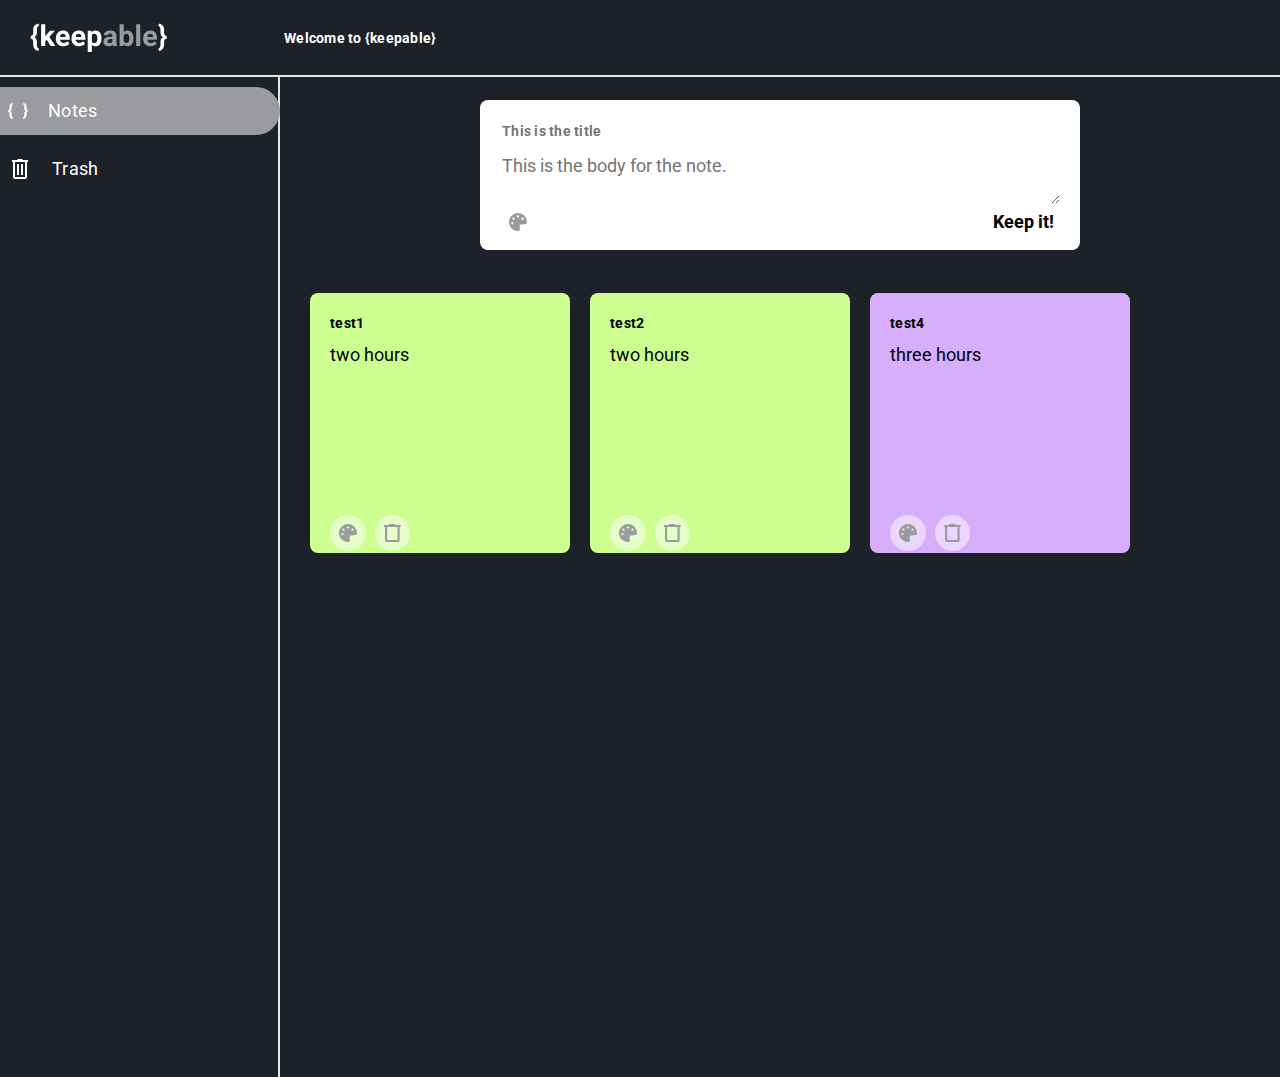
<file: index.html>
<!DOCTYPE html>
<html lang="en">
<head>
  <meta charset="UTF-8">
  <meta http-equiv="X-UA-Compatible" content="IE=edge">
  <meta name="viewport" content="width=device-width, initial-scale=1.0">
  <link rel="stylesheet" href="style.css">
  <title>Document</title>
</head>
<body>
  <div class = "app--header">
    <img src = "./img/{keepable}.svg">
    <p class = "welcome">Welcome to {keepable}</p>
  </div>
  <div class = "app--content"> 

    <div class="sidebar">
      <div class="sidebar__option option-selected" id="notes">
        <img src="./img/notes.svg" alt="notes">
        <p class="sidebar__text">Notes</p>
      </div>
      <div class="sidebar__option" id = "trash">
        <img src="./img/sidebar_trash.svg" alt="deleted">
        <p class="sidebar__text">Trash</p>
      </div>
    </div>

    <div class="main--content">

      <form class = "note-form">
        <div class = "main--content--form">
          <div class="card card--form background--white" data-type = "form">
            <div class="content">
              <input class = "title" placeholder="This is the title" name="title"></input>
              <textarea class="body" placeholder="This is the body for the note." name="description" cols="30" rows="2"></textarea>
            </div>
            <div class="icons icons-form">
                <div class ="colorize">
                  <div class="icon" id = "colorOption"><img src="img/palette.svg" alt=""></div>                  
                </div>
                <div class="keep-it"><button class = "keep-it" type = 'submit'>Keep it!</button></div>
            </div>
          </div>
        </div>
      </form>

      <div id = "root"></div>
      
    </div>
  </div>
</body>
<script src="./scripts/domhandler.js"></script>
<script src="./scripts/trash.js"></script>
<script src="./scripts/card.js"></script>
</html>
</file>
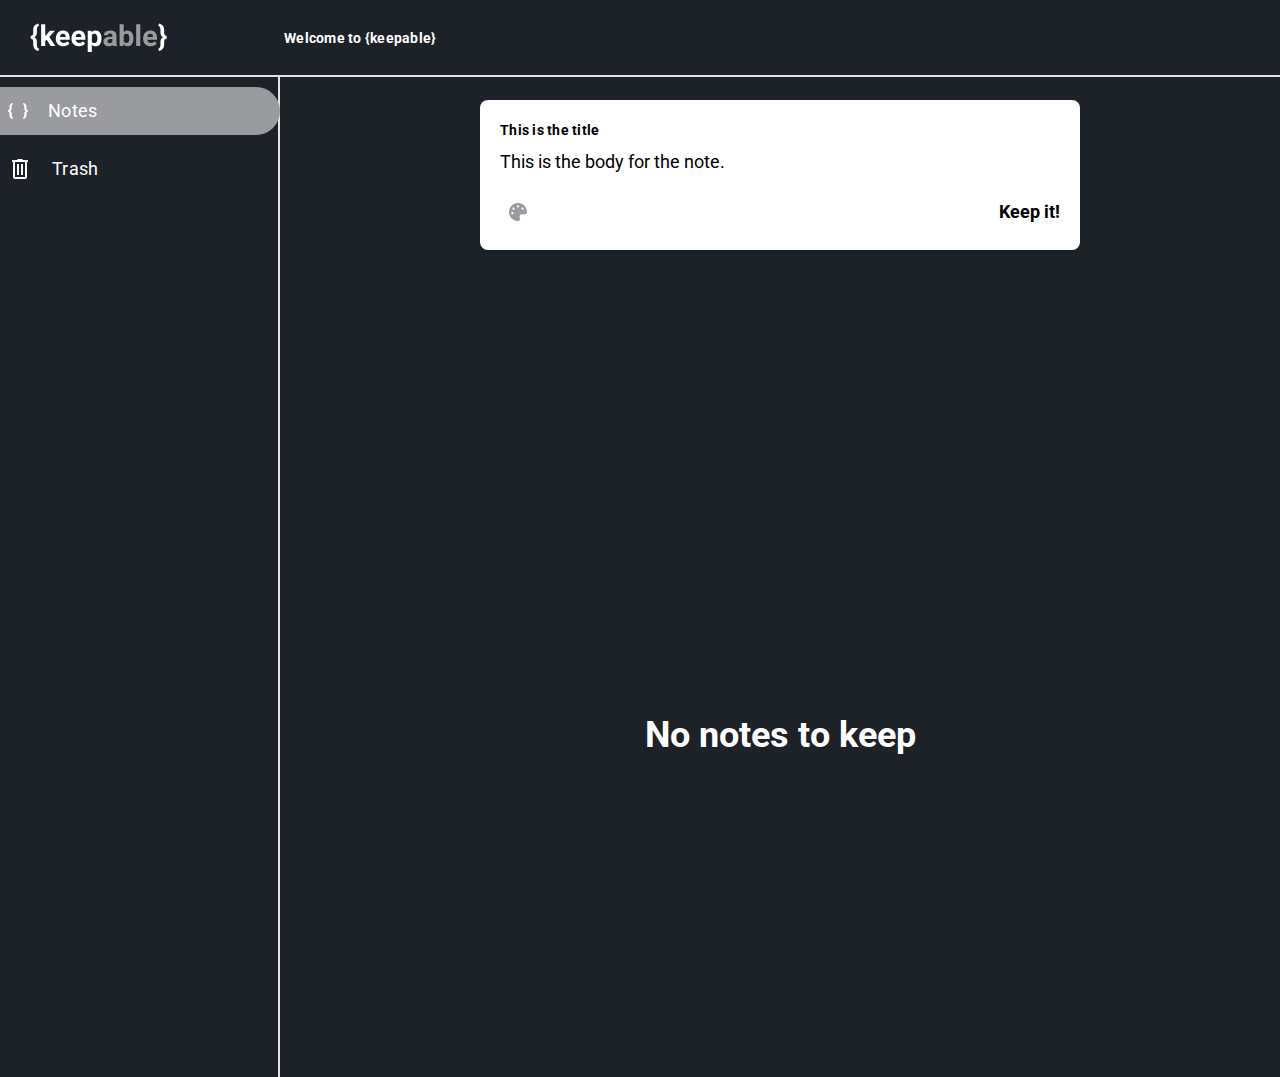
<file: empty.html>
<!DOCTYPE html>
<html lang="en">
<head>
  <meta charset="UTF-8">
  <meta http-equiv="X-UA-Compatible" content="IE=edge">
  <meta name="viewport" content="width=device-width, initial-scale=1.0">
  <link rel="stylesheet" href="style.css">
  <title>Document</title>
</head>
<body>
  <div class = "app--header">
    <img src = "./img/{keepable}.svg">
    <p class = "welcome">Welcome to {keepable}</p>
  </div>
  <div class = "app--content"> 

    <div class="sidebar">
      <div class="sidebar__option option-selected" id="notes">
        <img src="./img/notes.svg" alt="notes">
        <p class="sidebar__text">Notes</p>
      </div>
      <div class="sidebar__option" id = "trash">
        <img src="./img/sidebar_trash.svg" alt="deleted">
        <p class="sidebar__text">Trash</p>
      </div>
    </div>

    <div class="main--content">

      <div class = "main--content--form">
        <div class="card card--form background--white">
          <div class="content">
            <div class="title">This is the title</div>
            <div class="body">This is the body for the note.</div>
          </div>
          <div class="icons icons-form">
              <div class="icon"><img src="img/palette.svg" alt=""></div>
              <div class="keep-it">Keep it!</div>
          </div>
        </div>
      </div>
      <div class = "empty--title">
        <div>No notes to keep</div> 
      </div>
    </div>
  </div>
</body>
</html>
</file>
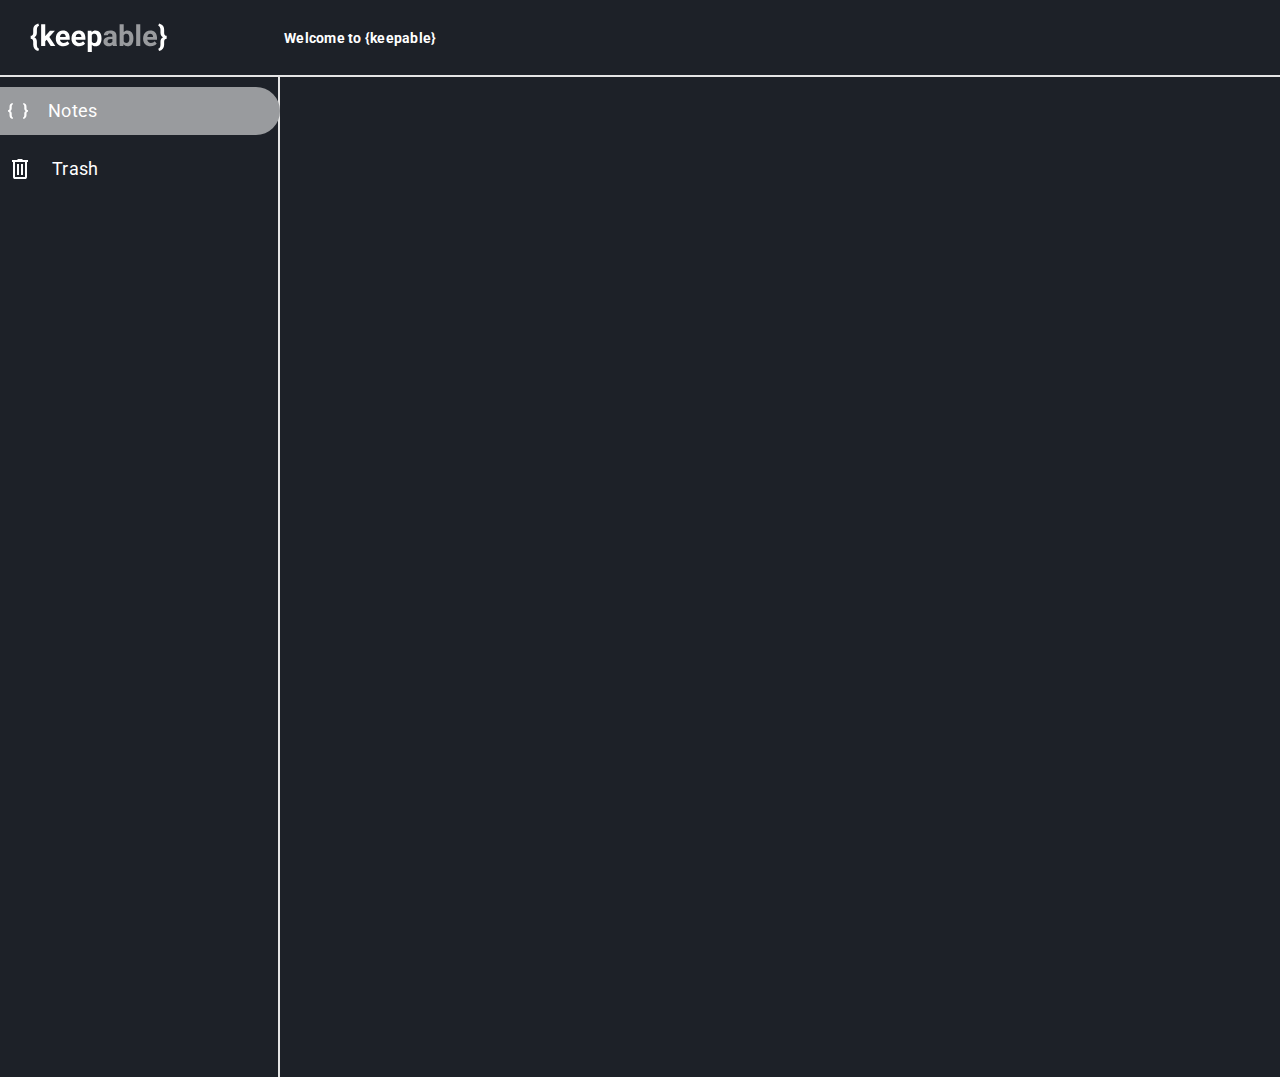
<file: header.html>
<!DOCTYPE html>
<html lang="en">
<head>
  <meta charset="UTF-8">
  <meta http-equiv="X-UA-Compatible" content="IE=edge">
  <meta name="viewport" content="width=device-width, initial-scale=1.0">
  <link rel="stylesheet" href="style.css">
  <title>Document</title>
</head>
<body>
  <div class = "app--header">
    <img src = "./img/{keepable}.svg">
    <p class = "welcome">Welcome to {keepable}</p>
  </div>
  <div class="sidebar">
    <div class="sidebar__option option-selected" id="notes">
      <img src="./img/notes.svg" alt="notes">
      <p class="sidebar__text">Notes</p>
    </div>
    <div class="sidebar__option" id = "trash">
      <img src="./img/sidebar_trash.svg" alt="deleted">
      <p class="sidebar__text">Trash</p>
    </div>
  </div>
  <div class = "cards--container"></div>
</body>
</html>
</file>
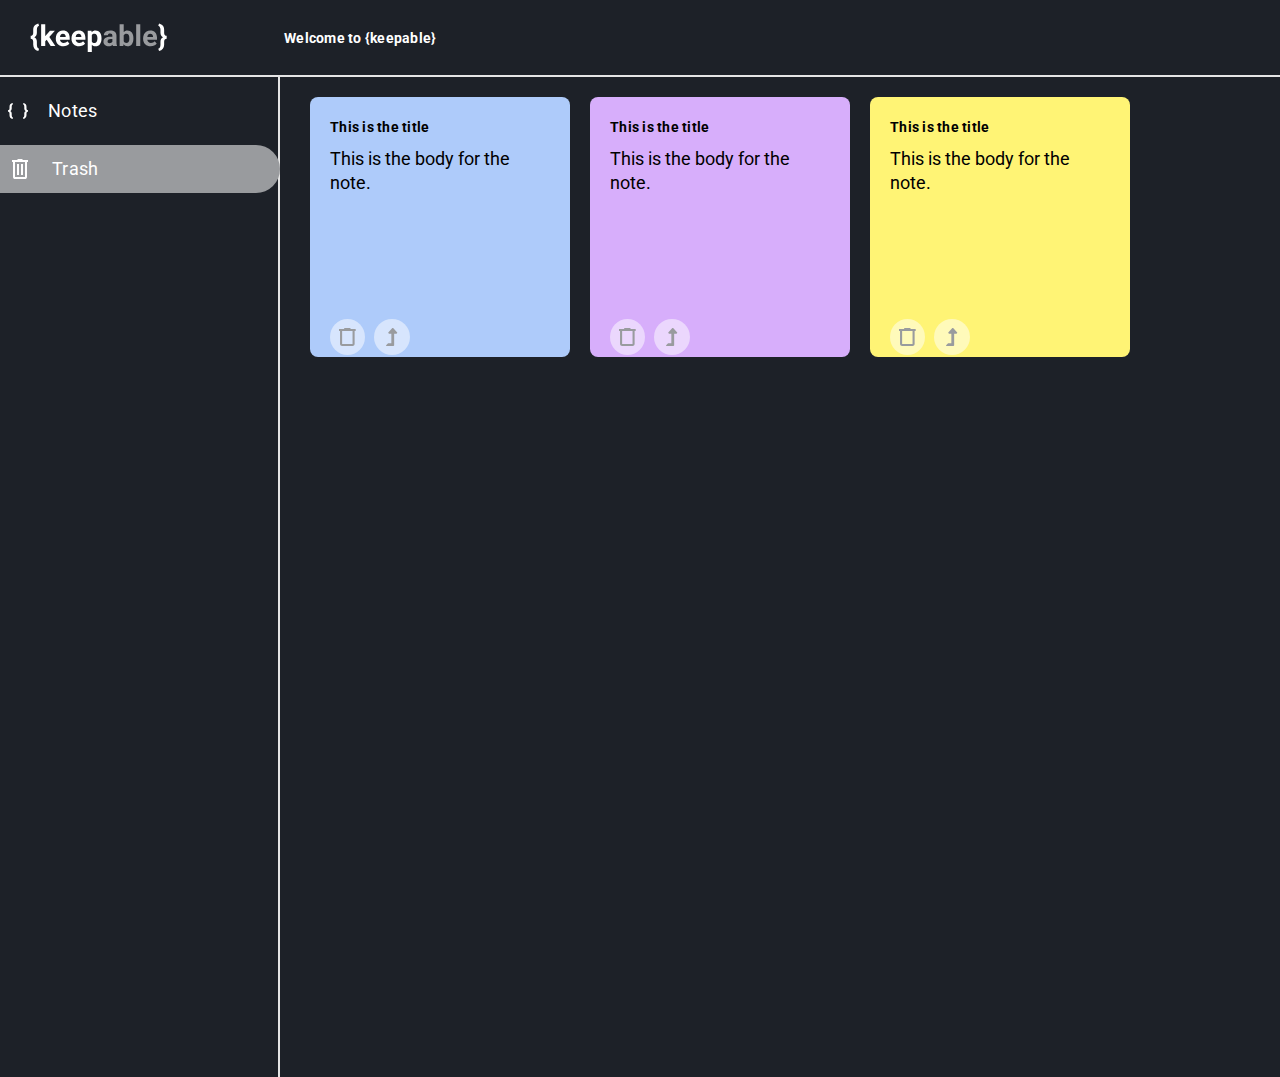
<file: trash.html>
<!DOCTYPE html>
<html lang="en">
<head>
  <meta charset="UTF-8">
  <meta http-equiv="X-UA-Compatible" content="IE=edge">
  <meta name="viewport" content="width=device-width, initial-scale=1.0">
  <link rel="stylesheet" href="style.css">
  <title>Document</title>
</head>
<body>
  <div class = "app--header">
    <img src = "./img/{keepable}.svg">
    <p class = "welcome">Welcome to {keepable}</p>
  </div>
  <div class = "app--content"> 

    <div class="sidebar">
      <div class="sidebar__option" id="notes">
        <img src="./img/notes.svg" alt="notes">
        <p class="sidebar__text">Notes</p>
      </div>
      <div class="sidebar__option option-selected" id = "trash">
        <img src="./img/sidebar_trash.svg" alt="deleted">
        <p class="sidebar__text">Trash</p>
      </div>
    </div>

    <div class="main--content">

      <div class = "main--content--cards">

        <div class="card background--blue">
          <div class="content">
            <div class="title">This is the title</div>
            <div class="body">This is the body for the note.</div>
          </div>
          <div class="icons">
            <div class="icon"><img src="img/trash.svg" alt=""></div>
            <div class="icon"><img src="img/recover.svg" alt=""></div>
          </div>
        </div>

        <div class="card background--purple">
          <div class="content">
            <div class="title">This is the title</div>
            <div class="body">This is the body for the note.</div>
          </div>
          <div class="icons">
            <div class="icon"><img src="img/trash.svg" alt=""></div>
            <div class="icon"><img src="img/recover.svg" alt=""></div>
          </div>
        </div>

        <div class="card background--yellow">
          <div class="content">
            <div class="title">This is the title</div>
            <div class="body">This is the body for the note.</div>
          </div>
          <div class="icons">
            <div class="icon"><img src="img/trash.svg" alt=""></div>
            <div class="icon"><img src="img/recover.svg" alt=""></div>
          </div>
        </div>

      </div>

    </div>
  </div>
</body>
</html>
</file>
<file: style.css>
@import url("https://fonts.googleapis.com/css2?family=Roboto:wght@400;700&display=swap");
/* Source: https://piccalil.li/blog/a-modern-css-reset/ */

/* Box sizing rules */
*,
*::before,
*::after {
  box-sizing: border-box;
}

/* Remove default margin */
body,
h1,
h2,
h3,
h4,
p,
figure,
blockquote,
dl,
dd {
  margin: 0;
}

/* Remove list styles on ul, ol elements with a list role, which suggests default styling will be removed */
ul[role="list"],
ol[role="list"] {
  list-style: none;
}

/* Set core root defaults */
html:focus-within {
  scroll-behavior: smooth;
}

/* Set core body defaults */
body {
  min-height: 100vh;
  text-rendering: optimizeSpeed;
  line-height: 1.5;
}

/* A elements that don't have a class get default styles */
a:not([class]) {
  text-decoration-skip-ink: auto;
}

/* Make images easier to work with */
img,
picture {
  max-width: 100%;
  display: block;
}

/* Inherit fonts for inputs and buttons */
input,
button,
textarea,
select {
  font: inherit;
}

/* Remove all animations, transitions and smooth scroll for people that prefer not to see them */
@media (prefers-reduced-motion: reduce) {
  html:focus-within {
    scroll-behavior: auto;
  }

  *,
  *::before,
  *::after {
    animation-duration: 0.01ms !important;
    animation-iteration-count: 1 !important;
    transition-duration: 0.01ms !important;
    scroll-behavior: auto !important;
  }
}

:root {
  --white-color: #ffffff;
  --red-color: #f28b82;
  --orange-color: #fbbc04;
  --yellow-color: #fff475;
  --green-color: #ccff90;
  --cyan-color: #a7ffeb;
  --light-blue-color: #cbf0f8;
  --blue-color: #aecbfa;
  --purple-color: #d7aefb;
  --pink-color: #fdcfe8;
}

body {
  background-color: #1d2128;
}

.card {
  padding: 20px;
  padding-bottom: 2px;
  width: 260px;
  height: 260px;
  border-radius: 8px;
  display: flex;
  flex-direction: column;
  justify-content: space-between;
}

.card--form {
  width: 600px;
  height: 150px;
  padding-bottom: 20px;
}
/* .container{
    display: flex;
    flex-direction: column;
    gap: 2px;

} */
.content {
  /* height: 200px;
    width: 220px; */
  display: flex;
  flex-direction: column;
  gap: 10px;
}
.body {
  font-family: Roboto;
  font-weight: 400;
  font-size: 18px;
  line-height: 24px;
  border: 0px;
}
.title {
  font-family: Roboto;
  font-style: normal;
  font-weight: 700;
  font-size: 14px;
  line-height: 20px;
  letter-spacing: 0.25px;
  border: 0px;
}

.icons {
  display: flex;
  gap: 9px;
}
.icons-form {
  align-items: center;
  justify-content: space-between;
}
.icon {
  display: flex;
  align-items: center;
  justify-content: center;
  padding: 9px;
  background-color: rgba(255, 255, 255, 0.5);
  border-radius: 50%;
  position: relative;
}
.keep-it {
  font-family: Roboto;
  font-style: normal;
  font-weight: 700;
  font-size: 18px;
  line-height: 24px;
  background-color: transparent;
  border: 0px none;
}

.welcome {
  font-family: Roboto;
  font-style: normal;
  font-weight: bold;
  font-size: 14px;
  line-height: 24px;

  letter-spacing: 0.25px;

  color: #ffffff;
}

.app--header {
  display: flex;
  flex-direction: row;
  align-items: center;
  padding: 23px 30px;
  gap: 117px;
  border-bottom: 2px solid #e5e5e5;
}

.cards--container {
  display: flex;
  align-items: center;
  justify-content: center;
}

.sidebar {
  border-right: 2px solid #e5e5e5;
  width: 280px;
  height: 1000px;
  display: flex;
  flex-direction: column;
  gap: 10px;
  padding: 10px 0px;
}

.sidebar__option {
  width: 280px;
  height: 48px;
  color: #ffffff;
  display: flex;
  flex-direction: row;
  align-items: center;
  gap: 20px;
  border-radius: 0px 25px 25px 0px;
  padding: 8px;
}

.option-selected {
  background-color: #999b9e;
}

.sidebar__text {
  font-family: Roboto;
  font-style: normal;
  font-weight: normal;
  font-size: 18px;
  line-height: 20px;
  /* identical to box height, or 111% */

  letter-spacing: 0.25px;

  color: #ffffff;
}

.app--content {
  display: flex;
}

.main--content {
  display: flex;
  flex-direction: column;
  width: 100%;
}

.main--content--form {
  display: flex;
  justify-content: center;
  padding-top: 23px;
  padding-bottom: 23px;
}

.main--content--cards {
  padding-top: 20px;
  padding-bottom: 20px;
  padding-left: 30px;
  padding-right: 30px;
  display: grid;
  grid-template-columns: repeat(4, 1fr);
  gap: 20px;
}
.main--content--cards--2 {
  padding-top: 20px;
  padding-bottom: 20px;
  padding-left: 30px;
  padding-right: 30px;
  display: grid;
  grid-template-columns: repeat(4, 1fr);
  gap: 20px;
}

.background--white {
  background-color: var(--white-color);
}

.background--red {
  background-color: var(--red-color);
}

.background--yellow {
  background-color: var(--yellow-color);
}

.background--orange {
  background-color: var(--orange-color);
}

.background--green {
  background-color: var(--green-color);
}

.background--cyan {
  background-color: var(--cyan-color);
}

.background--light-blue {
  background-color: var(--light-blue-color);
}

.background--blue {
  background-color: var(--blue-color);
}

.background--purple {
  background-color: var(--purple-color);
}

.background--pink {
  background-color: var(--pink-color);
}

.colors-palette {
  display: grid;
  grid-template-columns: repeat(5, 1fr);
  padding: 5px;
  box-shadow: 0px 4px 4px rgba(0, 0, 0, 0.25);
  border-radius: 8px;
  height: 65px;
  width: 155px;
  gap: 5px;
  position: absolute;
  top: 8px;
  left: 8px;
  z-index: 100;
}

.color-palette {
  border-radius: 50%;
  height: 25px;
  width: 25px;
}

.border-grey {
  border: solid 1px grey;
}

.empty--title{
    display: flex;
    height: 50%;
    font-weight: 700;
    font-size: 36px;
    line-height: 48px;
    text-align: center;
    font-family: Roboto;
    color: var(--white-color);
    justify-content: center;
    align-items: center;
    margin-top: 212px;
}

.colorize{
  /* border: 4px solid; */
  display: flex;
  /* flex-direction: column; */
  align-items: flex-start;
}

:focus { outline: none; }
</file>
